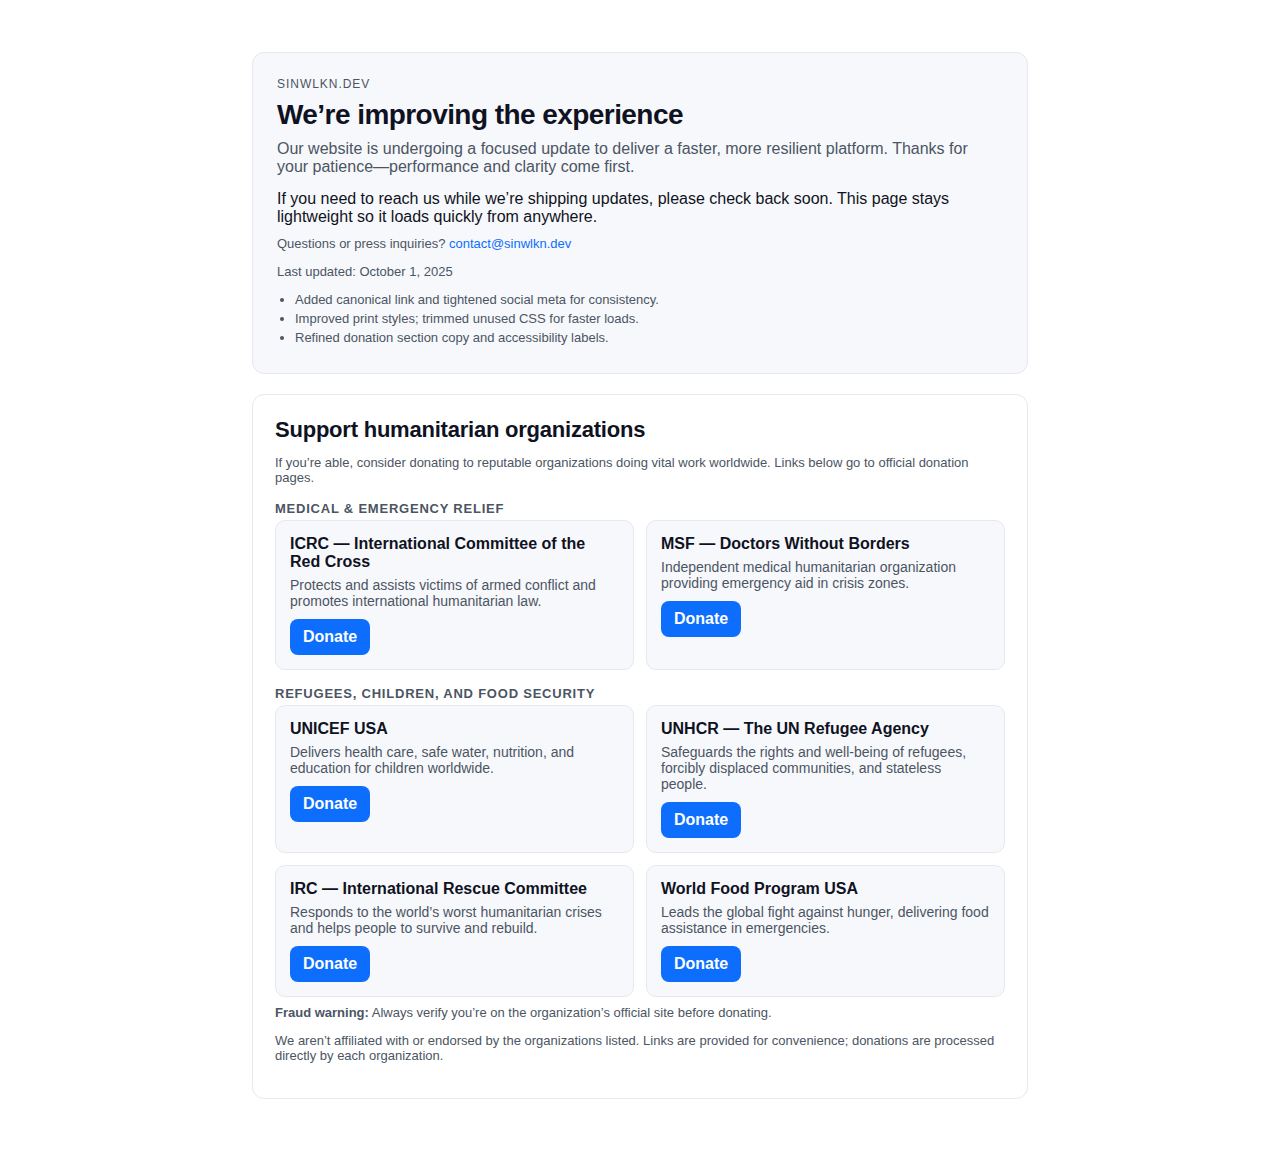
<file: index.html>
<!doctype html>
<html lang="en">
  <head>
    <!--
      Maintenance notes (for me)
      -------------------------------------------------
      Why this page exists
      - Keep a strict, dependency‑free maintenance page so the site cold‑starts fast.
      - No external CSS/JS and no images. Fewer moving parts = fewer failures.
      - This version shows only two sections: the update notice and humanitarian support.

      When I’m ready to exit maintenance
      - Replace this file with the production homepage or restore from VCS.
      - If I control HTTP status, serve 503 Service Unavailable with a Retry‑After header at the edge/server.

      What I’ll tweak most often
      - Brand color and page <title> in :root and <head>.
      - Update notice copy in <section class="notice">.
      - Humanitarian list: edit <section id="support"> links and order.
      - Optional: if needed, re‑add footer/contact or policy sections later.

      Accessibility & SEO
      - Contrast meets WCAG AA; honors prefers‑reduced‑motion; logical landmarks.
      - Skip‑to‑content link is available at the top for keyboard users.
      - robots: noindex while this page is live.

      Security posture
      - Meta CSP is advisory only—enforce via real headers when I control the server.
      - All external links open in a new tab with rel=noopener noreferrer.

      Performance profile
      - Single file, zero JS runtime, system font stack.
      - Content paints fast on slow networks and low‑memory devices.

  Change log
  - Last updated: 2025-10-01

      Ownership
      - © 2025 sinwlkn.dev. All rights reserved. Content and design on this page
        are provided for viewing only. No reproduction, redistribution, scraping,
        or automated harvesting without prior written consent.
    -->

    <meta charset="utf-8" />
    <meta name="viewport" content="width=device-width, initial-scale=1" />
    <title>sinwlkn.dev — Under Development</title>
  <meta name="description" content="sinwlkn.dev is currently under development. In the meantime, consider supporting trusted humanitarian organizations." />
  <!-- Social cards for consistent sharing across platforms -->
  <meta property="og:title" content="sinwlkn.dev — Under Development" />
  <meta property="og:description" content="We’re improving the experience. While we work, consider supporting trusted humanitarian organizations." />
  <meta property="og:type" content="website" />
  <meta property="og:url" content="https://sinwlkn.dev/" />
  <meta property="og:image" content="https://sinwlkn.dev/og.svg" />
  <meta property="og:image:type" content="image/svg+xml" />
  <meta name="twitter:image" content="https://sinwlkn.dev/og.svg" />
  <meta name="twitter:card" content="summary_large_image" />
  <meta name="twitter:title" content="sinwlkn.dev — Under Development" />
  <meta name="twitter:description" content="We’re improving the experience. While we work, consider supporting trusted humanitarian organizations." />
    <meta name="robots" content="noindex, nofollow" />
    <meta name="referrer" content="no-referrer" />
    <meta name="color-scheme" content="light dark" />
    <meta name="theme-color" content="#0d6efd" />
    <meta http-equiv="X-UA-Compatible" content="IE=edge" />
    <meta http-equiv="Content-Security-Policy" content="default-src 'none'; img-src 'self' data:; style-src 'self' 'unsafe-inline'; font-src 'none'; script-src 'none'; base-uri 'self'; form-action 'none'; frame-ancestors 'none'; upgrade-insecure-requests;" />
    <link rel="icon" href="data:image/svg+xml,%3Csvg xmlns='http://www.w3.org/2000/svg' viewBox='0 0 32 32'%3E%3Ctext y='50%25' x='50%25' text-anchor='middle' dominant-baseline='central' font-size='18'%3E%F0%9F%94%A7%3C/text%3E%3C/svg%3E" />
  <link rel="canonical" href="https://sinwlkn.dev/" />

    <style>
      :root {
        /* Brand tokens */
        --brand: #0d6efd;     /* Primary accent */
        --text:  #0f1222;     /* Body text (light) */
        --muted: #4b5563;     /* Secondary text */
        --bg:    #ffffff;     /* Background (light) */
        --bg-e:  #f7f8fb;     /* Elevated bg */
        --ring:  rgba(13,110,253,.25);
        --border:#e6e8f0;
  --radius: 12px;
      }
      @media (prefers-color-scheme: dark) {
        :root {
          --text:  #eef2ff;
          --muted: #c7c9d1;
          --bg:    #0b0c10;
          --bg-e:  #12131a;
          --border:#22242f;
        }
      }
      * { box-sizing: border-box; }
      html, body { height: 100%; }
      body {
        margin: 0;
        font-family: -apple-system, BlinkMacSystemFont, Segoe UI, Roboto, Helvetica, Arial, "Apple Color Emoji", "Segoe UI Emoji", "Segoe UI Symbol", system-ui;
        color: var(--text);
        background: var(--bg);
        text-rendering: optimizeLegibility;
        -webkit-font-smoothing: antialiased;
        -moz-osx-font-smoothing: grayscale;
      }
      a { color: var(--brand); text-decoration: none; }
      a:hover { text-decoration: underline; }
      /* Skip to content link */
      .skip-link {
        position: absolute; left: -9999px; top: auto; width: 1px; height: 1px; overflow: hidden;
      }
      .skip-link:focus {
        position: fixed; left: 16px; top: 12px; width: auto; height: auto; padding: 8px 12px;
        background: var(--brand); color: #fff; border-radius: 8px; z-index: 1000;
        outline: 3px solid var(--ring); outline-offset: 2px;
      }
      /* ribbon removed */
      .wrap {
        max-width: 840px;
        margin: 0 auto;
        padding: 24px clamp(16px, 4vw, 32px);
      }
      /* header/brand styles removed (not used) */
      main { padding: 28px 0; }
      .notice {
        background: var(--bg-e);
        border: 1px solid var(--border);
        border-radius: var(--radius);
        padding: clamp(16px, 3.2vw, 24px);
      }
      .notice .title {
        margin: 0 0 8px 0;
        font-size: clamp(22px, 3.2vw, 28px);
        line-height: 1.25;
        letter-spacing: -0.02em;
      }
      .brandline {
        margin: 0 0 6px 0;
        color: var(--muted);
        font-size: 12px;
        letter-spacing: .08em;
        text-transform: uppercase;
      }
      .notice .lead {
        margin: 0 0 14px 0;
        color: var(--muted);
        font-size: clamp(15px, 2.4vw, 16px);
      }
      .support {
        margin-top: 20px;
        background: var(--bg);
        border: 1px solid var(--border);
        border-radius: var(--radius);
        padding: clamp(16px, 3.2vw, 22px);
      }
      .support h2 {
        margin: 0 0 12px 0;
        font-size: clamp(18px, 2.8vw, 22px);
        letter-spacing: -0.01em;
      }
    .orgs { display: grid; grid-template-columns: 1fr; gap: 12px; }
    .group { display: block; margin: 16px 0 4px; font-size: 13px; color: var(--muted); font-weight: 600; text-transform: uppercase; letter-spacing: .06em; }
      /* Fallback for very old browsers without CSS Grid */
      @supports not (display: grid) {
        .orgs { display: block; }
        .org { margin-bottom: 12px; }
      }
      @media (min-width: 720px) { .orgs { grid-template-columns: 1fr 1fr; } }
      .org {
        border: 1px solid var(--border);
        border-radius: 10px;
        padding: 14px;
        background: var(--bg-e);
      }
  .org h3, .org h4 { margin: 0 0 6px 0; font-size: 16px; }
      .org p { margin: 0 0 10px 0; color: var(--muted); font-size: 14px; }
      .org a.btn {
        display: inline-block; padding: 8px 12px; border-radius: 8px; font-weight: 600;
        color: #fff; background: var(--brand); border: 1px solid transparent;
      }
  .org a.btn:focus { outline: 3px solid var(--ring); outline-offset: 2px; }
  a:focus-visible { outline: 3px solid var(--ring); outline-offset: 2px; border-radius: 6px; }
      .note { color: var(--muted); font-size: 13px; margin-top: 8px; }
  .mini-changelog { margin: 8px 0 0 0; padding-left: 18px; color: var(--muted); font-size: 13px; }
  .mini-changelog li { margin: 4px 0; }
      /* footer/sr-only styles removed (not used) */
      @media (prefers-reduced-motion: reduce) {
        * { animation: none !important; transition: none !important; }
      }
      @media print {
        body { background: #fff; color: #000; }
        a { color: #000; text-decoration: underline; }
        .wrap { max-width: 100%; padding: 0; }
        .support, .notice { border: 1px solid #000; border-radius: 0; }
        .note { color: #000; }
        /* Append URLs after links for print accessibility */
        a[href^="http"]::after { content: " (" attr(href) ")"; font-size: 90%; }
      }
    </style>
  </head>
  <body>
    <a href="#main" class="skip-link">Skip to main content</a>
    <div class="wrap" role="document">
      <main id="main" role="main" aria-labelledby="page-title">
        <section class="notice" aria-label="Site update notice">
          <p class="brandline" aria-label="Site brand">sinwlkn.dev</p>
          <h1 id="page-title" class="title">We’re improving the experience</h1>
          <p class="lead">Our website is undergoing a focused update to deliver a faster, more resilient platform. Thanks for your patience—performance and clarity come first.</p>
          <p style="margin:0">If you need to reach us while we’re shipping updates, please check back soon. This page stays lightweight so it loads quickly from anywhere.</p>
          <p class="note" style="margin-top:10px">Questions or press inquiries? <a href="mailto:contact@sinwlkn.dev">contact@sinwlkn.dev</a></p>
          <p class="note" style="margin-top:10px">Last updated: October 1, 2025</p>
          <ul class="mini-changelog" aria-label="Recent maintenance changes">
            <li>Added canonical link and tightened social meta for consistency.</li>
            <li>Improved print styles; trimmed unused CSS for faster loads.</li>
            <li>Refined donation section copy and accessibility labels.</li>
          </ul>
        </section>

        <section id="support" class="support" aria-label="Support humanitarian organizations">
          <h2>Support humanitarian organizations</h2>
          <p class="note">If you’re able, consider donating to reputable organizations doing vital work worldwide. Links below go to official donation pages.</p>
          <h3 class="group" id="grp-med" aria-label="Medical and emergency relief">Medical &amp; emergency relief</h3>
          <div class="orgs" role="list" aria-labelledby="grp-med">
            <article class="org" role="listitem">
              <h4>ICRC — International Committee of the Red Cross</h4>
              <p>Protects and assists victims of armed conflict and promotes international humanitarian law.</p>
              <a class="btn" href="https://www.icrc.org/en/donate" target="_blank" rel="noopener noreferrer external" aria-label="Donate to the ICRC in a new tab">Donate</a>
            </article>
            <article class="org" role="listitem">
              <h4>MSF — Doctors Without Borders</h4>
              <p>Independent medical humanitarian organization providing emergency aid in crisis zones.</p>
              <a class="btn" href="https://donate.doctorswithoutborders.org/" target="_blank" rel="noopener noreferrer external" aria-label="Donate to Doctors Without Borders in a new tab">Donate</a>
            </article>
          </div>

          <h3 class="group" id="grp-refugees" aria-label="Refugees, children, and food security">Refugees, children, and food security</h3>
          <div class="orgs" role="list" aria-labelledby="grp-refugees">
            <article class="org" role="listitem">
              <h4>UNICEF USA</h4>
              <p>Delivers health care, safe water, nutrition, and education for children worldwide.</p>
              <a class="btn" href="https://www.unicefusa.org/?form=donate" target="_blank" rel="noopener noreferrer external" aria-label="Donate to UNICEF USA in a new tab">Donate</a>
            </article>
            <article class="org" role="listitem">
              <h4>UNHCR — The UN Refugee Agency</h4>
              <p>Safeguards the rights and well-being of refugees, forcibly displaced communities, and stateless people.</p>
              <a class="btn" href="https://donate.unhcr.org/" target="_blank" rel="noopener noreferrer external" aria-label="Donate to UNHCR in a new tab">Donate</a>
            </article>
            <article class="org" role="listitem">
              <h4>IRC — International Rescue Committee</h4>
              <p>Responds to the world’s worst humanitarian crises and helps people to survive and rebuild.</p>
              <a class="btn" href="https://www.rescue.org/donate" target="_blank" rel="noopener noreferrer external" aria-label="Donate to the International Rescue Committee in a new tab">Donate</a>
            </article>
            <article class="org" role="listitem">
              <h4>World Food Program USA</h4>
              <p>Leads the global fight against hunger, delivering food assistance in emergencies.</p>
              <a class="btn" href="https://donate.wfpusa.org/page/UNWFP" target="_blank" rel="noopener noreferrer external" aria-label="Donate to World Food Program USA in a new tab">Donate</a>
            </article>
          </div>
          <p class="note"><strong>Fraud warning:</strong> Always verify you’re on the organization’s official site before donating.</p>
          <p class="note">We aren’t affiliated with or endorsed by the organizations listed. Links are provided for convenience; donations are processed directly by each organization.</p>
        </section>
      </main>
    </div>
  </body>
</html>
</file>
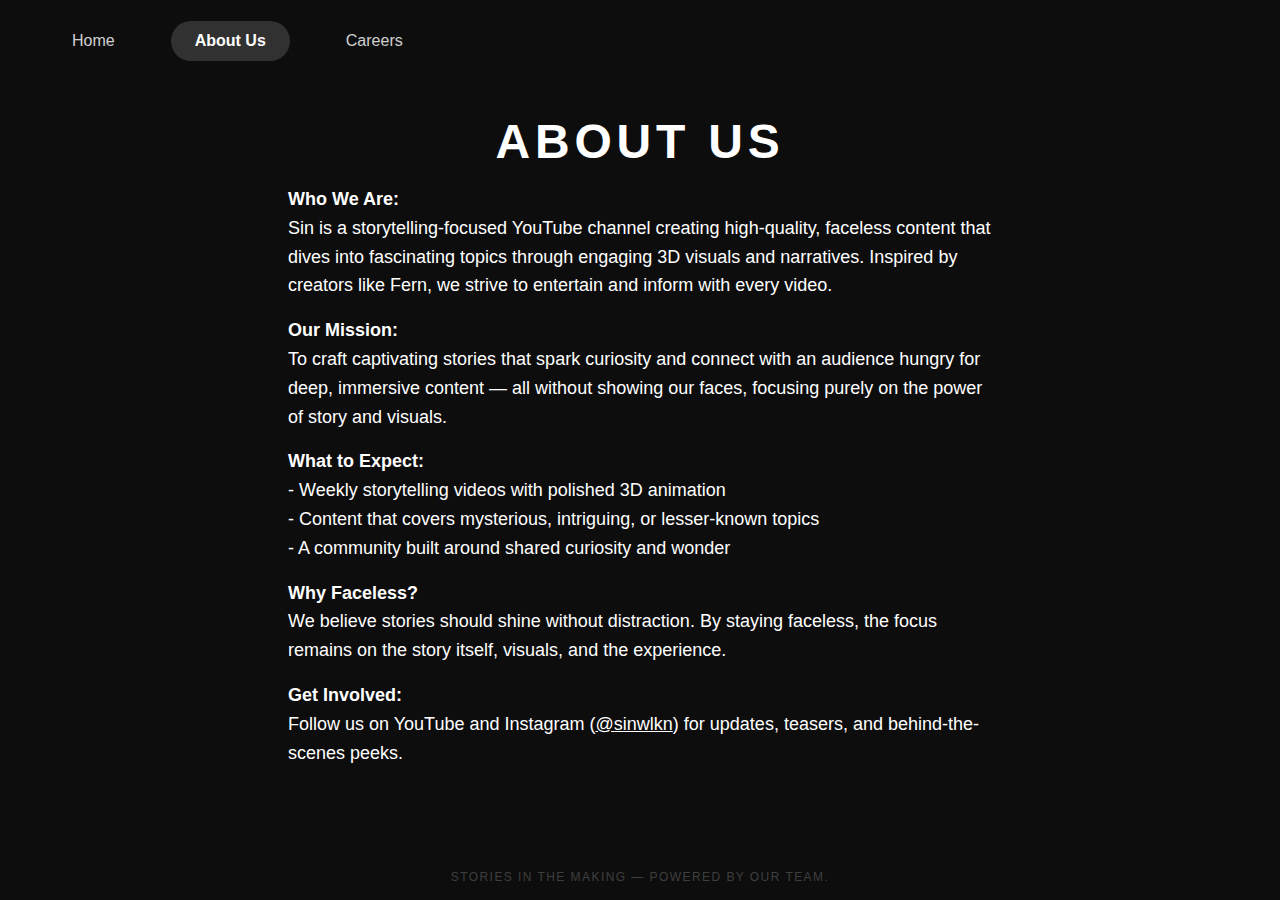
<file: about.html>
<!DOCTYPE html>
<html lang="en">
<head>
  <meta charset="UTF-8" />
  <meta name="viewport" content="width=device-width, initial-scale=1" />
  <title>About Us — SIN</title>
  <style>
    /* Base styles, matching your main page */
    * {
      margin: 0; padding: 0; box-sizing: border-box;
      cursor: none !important;
    }
    body {
      background-color: #0d0d0d;
      color: #fff;
      font-family: Helvetica, Arial, sans-serif;
      min-height: 100vh;
      display: flex;
      flex-direction: column;
      user-select: none;
      overflow-x: hidden;
    }
    nav {
      width: 100%;
      padding: 2rem 3rem;
      display: flex;
      justify-content: flex-start;
      align-items: center;
      position: relative;
      user-select: none;
    }
    nav ul {
      list-style: none;
      display: flex;
      gap: 2rem;
      position: relative;
      z-index: 2;
    }
    nav a {
      color: #fff;
      text-decoration: none;
      font-size: 1rem;
      opacity: 0.8;
      transition: opacity 0.3s ease;
      position: relative;
      padding: 0.5rem 1.5rem;
      border-radius: 9999px;
      z-index: 3;
      cursor: pointer;
      user-select: none;
    }
    nav a:hover {
      opacity: 1;
    }
    nav a.active {
      opacity: 1;
      font-weight: bold;
    }
    /* Oval highlight behind active nav link */
    #nav-oval {
      position: absolute;
      top: 50%;
      transform: translateY(-50%);
      background: rgba(255 255 255 / 0.15);
      border-radius: 9999px;
      transition: left 0.4s cubic-bezier(0.4,0,0.2,1), width 0.4s cubic-bezier(0.4,0,0.2,1);
      pointer-events: none;
      z-index: 1;
      height: 2.5rem;
      opacity: 1;
    }

    main {
      flex: 1;
      padding: 2rem 3rem;
      max-width: 800px;
      margin: 0 auto;
    }
    h1 {
      font-size: 3rem;
      margin-bottom: 1rem;
      letter-spacing: 0.1em;
      text-transform: uppercase;
      text-align: center;
    }
    p {
      line-height: 1.6;
      margin-bottom: 1rem;
      font-size: 1.125rem;
    }
    strong {
      font-weight: bold;
    }

    footer {
      padding: 1rem 0;
      text-align: center;
      color: #888;
      font-size: 0.75rem;
      font-family: Helvetica, Arial, sans-serif;
      letter-spacing: 0.12em;
      text-transform: uppercase;
      user-select: none;
      opacity: 0.4;
    }

    @media (max-width: 600px) {
      nav {
        justify-content: center;
        padding: 1rem;
      }
      nav ul {
        gap: 1rem;
      }
      main {
        padding: 1rem 1.5rem;
      }
      h1 {
        font-size: 2rem;
      }
    }
  </style>
</head>
<body oncontextmenu="return false">
  <nav>
    <ul id="nav-list">
      <li><a href="index.html">Home</a></li>
      <li><a href="about.html" class="active">About Us</a></li>
      <li><a href="#">Careers</a></li>
    </ul>
    <div id="nav-oval"></div>
  </nav>

  <main>
    <h1>About Us</h1>
    <p><strong>Who We Are:</strong><br />
      Sin is a storytelling-focused YouTube channel creating high-quality, faceless content that dives into fascinating topics through engaging 3D visuals and narratives. Inspired by creators like Fern, we strive to entertain and inform with every video.</p>
    <p><strong>Our Mission:</strong><br />
      To craft captivating stories that spark curiosity and connect with an audience hungry for deep, immersive content — all without showing our faces, focusing purely on the power of story and visuals.</p>
    <p><strong>What to Expect:</strong><br />
      - Weekly storytelling videos with polished 3D animation<br />
      - Content that covers mysterious, intriguing, or lesser-known topics<br />
      - A community built around shared curiosity and wonder</p>
    <p><strong>Why Faceless?</strong><br />
      We believe stories should shine without distraction. By staying faceless, the focus remains on the story itself, visuals, and the experience.</p>
    <p><strong>Get Involved:</strong><br />
      Follow us on YouTube and Instagram (<a href="https://youtube.com/@sinwlkn" target="_blank" style="color:#fff; text-decoration: underline;">@sinwlkn</a>) for updates, teasers, and behind-the-scenes peeks.</p>
  </main>

  <footer>
    Stories in the making — powered by our team.
  </footer>

  <script>
    // NAV OVAL HIGHLIGHT LOGIC (same as main page)
    const navOval = document.getElementById('nav-oval');
    const navLinks = document.querySelectorAll('nav ul li a');

    function updateOvalPosition(element) {
      const rect = element.getBoundingClientRect();
      const navRect = element.closest('nav').getBoundingClientRect();

      const left = rect.left - navRect.left;
      const width = rect.width;

      navOval.style.width = width + 'px';
      navOval.style.left = left + 'px';
    }

    window.addEventListener('load', () => {
      const activeLink = document.querySelector('nav a.active');
      if (activeLink) updateOvalPosition(activeLink);
    });

    window.addEventListener('resize', () => {
      const activeLink = document.querySelector('nav a.active');
      if (activeLink) updateOvalPosition(activeLink);
    });

    navLinks.forEach(link => {
      link.addEventListener('click', e => {
        e.preventDefault();

        navLinks.forEach(l => l.classList.remove('active'));
        link.classList.add('active');
        updateOvalPosition(link);

        // Navigate to the page
        window.location.href = link.getAttribute('href');
      });
    });
  </script>
</body>
</html>
</file>
